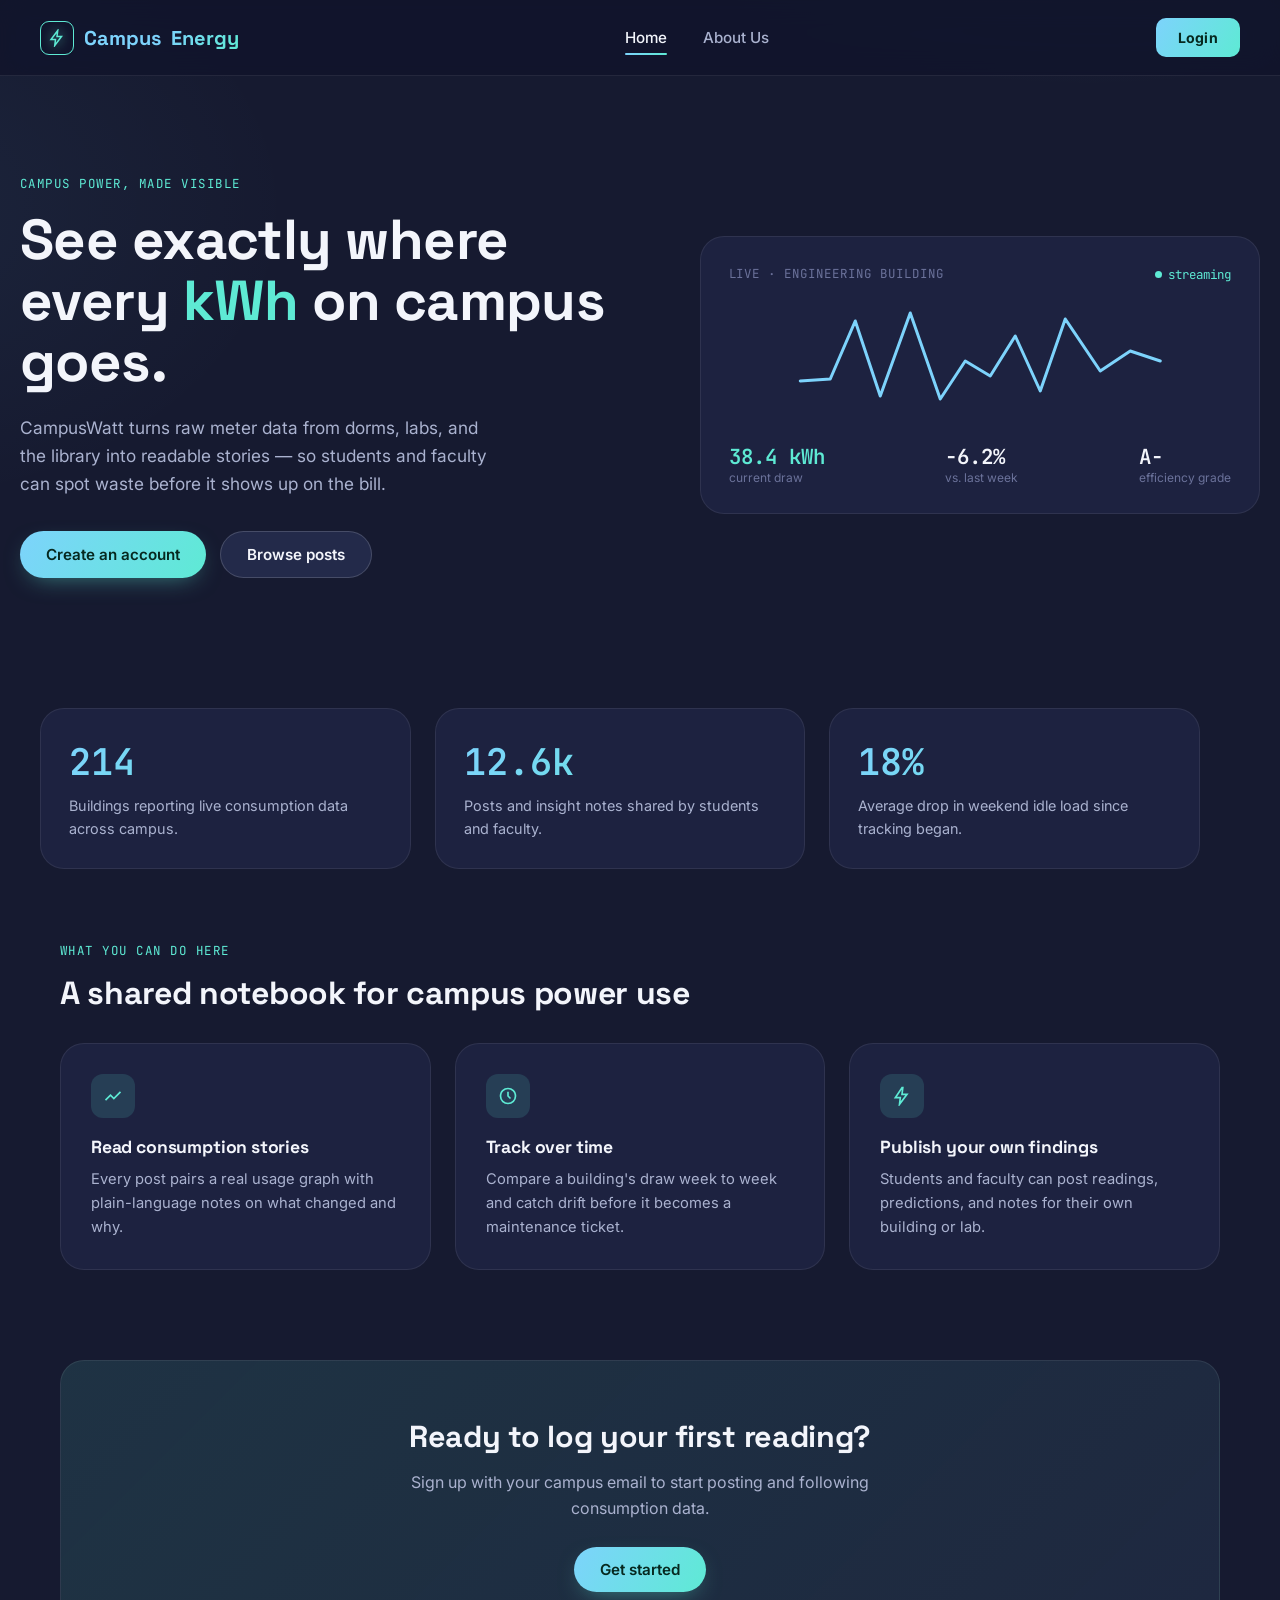
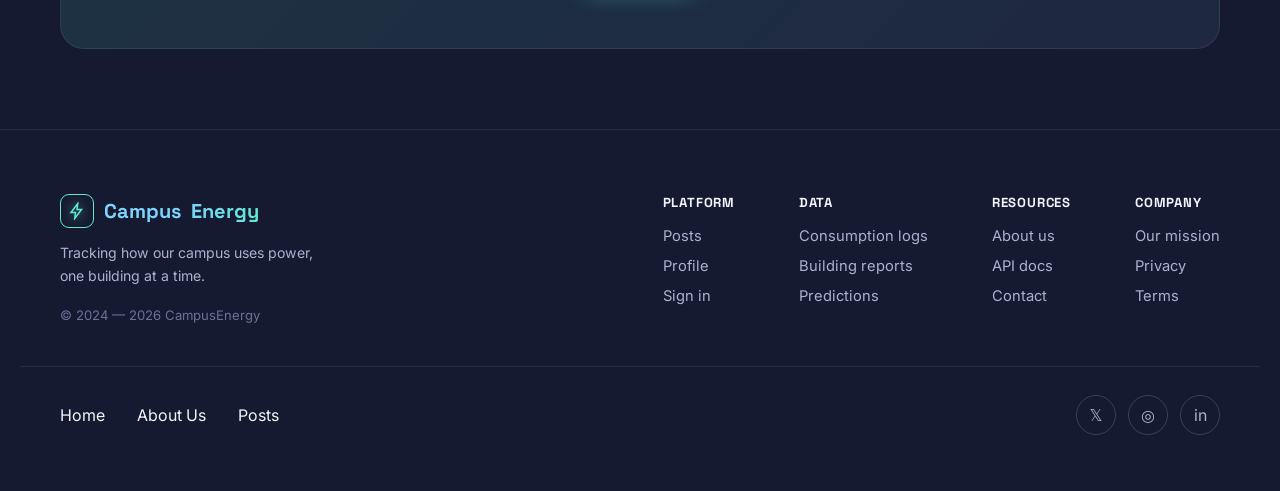
<file: src/index.html>
<!DOCTYPE html>
<html lang="en">
<head>
<meta charset="UTF-8">
<meta name="viewport" content="width=device-width, initial-scale=1.0">
<title>CampusWatt — See where the power goes</title>
<link rel="stylesheet" href="shared/styles.css">
<style>
  .hero{ padding: 96px 0 60px; display:grid; grid-template-columns: 1.05fr 0.95fr; gap:60px; align-items:center; }
  .hero h1{ font-size: clamp(2.4rem, 4.4vw, 3.6rem); line-height:1.08; margin: 18px 0 22px; }
  .hero p.lead{ font-size:1.08rem; max-width:480px; margin-bottom:34px; }
  .hero-actions{ display:flex; gap:14px; flex-wrap:wrap; }

  .pulse-card{ position:relative; padding:28px; }
  .pulse-card .label{ display:flex; justify-content:space-between; align-items:baseline; margin-bottom:18px;}
  .pulse-card .label span:first-child{ font-family:var(--f-mono); font-size:0.78rem; color:var(--text-faint); letter-spacing:.08em; text-transform:uppercase;}
  .pulse-card .label .live{ display:flex; align-items:center; gap:6px; font-size:0.78rem; color:var(--mint); font-family:var(--f-mono); }
  .live-dot{ width:7px; height:7px; border-radius:50%; background:var(--mint); box-shadow:0 0 0 0 rgba(94,234,212,.7); animation: livePulse 1.8s infinite; }
  @keyframes livePulse{ 0%{ box-shadow:0 0 0 0 rgba(94,234,212,.55);} 70%{ box-shadow:0 0 0 8px rgba(94,234,212,0);} 100%{ box-shadow:0 0 0 0 rgba(94,234,212,0);} }
  .pulse-svg path.line{ stroke-dasharray: 900; stroke-dashoffset: 900; animation: draw 2.4s var(--ease) forwards .2s; }
  @keyframes draw{ to{ stroke-dashoffset:0; } }
  .pulse-svg circle.tracer{ animation: tracer 2.4s var(--ease) forwards .2s; }
  @keyframes tracer{ 0%{ opacity:0; } 4%{ opacity:1; } 96%{ opacity:1; } 100%{ opacity:0; } }
  .pulse-stats{ display:flex; justify-content:space-between; margin-top:18px; }
  .pulse-stats div{ text-align:left; }
  .pulse-stats .num{ font-family:var(--f-mono); font-size:1.3rem; font-weight:600; }
  .pulse-stats .num.mint{ color: var(--mint); }
  .pulse-stats .sub{ font-size:0.75rem; color:var(--text-faint); }

  .stat-row{ display:grid; grid-template-columns:repeat(3,1fr); gap:24px; margin: 70px 0; }
  .stat-box{ padding:28px; text-align:left; }
  .stat-box .big{ font-family:var(--f-mono); font-size:2.3rem; font-weight:600; color: var(--mint); background:var(--grad-brand); -webkit-background-clip:text; background-clip:text; -webkit-text-fill-color: transparent; }
  .stat-box p{ margin-top:8px; font-size:0.9rem; }

  .feature-grid{ display:grid; grid-template-columns:repeat(3,1fr); gap:24px; margin: 24px 0 90px; }
  .feature{ padding:30px; }
  .feature .ico{ width:44px; height:44px; border-radius:12px; background:var(--mint-soft); color:var(--mint); display:grid; place-items:center; margin-bottom:18px; }
  .feature h3{ font-size:1.1rem; margin-bottom:10px; }
  .feature p{ font-size:0.92rem; }

  .cta-band{ padding: 56px 40px; text-align:center; margin: 0 0 80px; background: linear-gradient(135deg, rgba(94,234,212,.12), rgba(125,211,252,.08)); }
  .cta-band h2{ font-size:1.9rem; margin-bottom:14px; }
  .cta-band p{ max-width:480px; margin: 0 auto 26px; }

  @media (max-width: 880px){
    .hero{ grid-template-columns:1fr; padding-top:48px; }
    .stat-row, .feature-grid{ grid-template-columns:1fr; }
  }
</style>
</head>
<body>
<a href="#main" class="skip-link">Skip to content</a>
<div id="site-topbar"></div>

<main id="main" class="page-enter">
  <div class="shell hero">
    <div>
      <span class="eyebrow">Campus power, made visible</span>
      <h1>See exactly where every <span style="color:var(--mint)">kWh</span> on campus goes.</h1>
      <p class="lead">CampusWatt turns raw meter data from dorms, labs, and the library into readable stories — so students and faculty can spot waste before it shows up on the bill.</p>
      <div class="hero-actions">
        <a href="src/signup.html" class="btn btn-primary">Create an account</a>
        <a href="src/posts.html" class="btn btn-ghost">Browse posts</a>
      </div>
    </div>

    <div class="panel pulse-card reveal">
      <div class="label">
        <span>Live · Engineering Building</span>
        <span class="live"><span class="live-dot"></span> streaming</span>
      </div>
      <svg class="pulse-svg" viewBox="0 0 360 120" width="100%" height="120" fill="none">
        <path class="line" d="M0 80 L30 78 L55 20 L80 95 L110 12 L140 98 L165 60 L190 75 L215 35 L240 90 L265 18 L300 70 L330 50 L360 60"
          stroke="url(#g1)" stroke-width="3" stroke-linecap="round" stroke-linejoin="round"/>
        <circle class="tracer" r="4.5" fill="#5eead4">
          <animateMotion dur="2.4s" begin="0.2s" fill="freeze"
            path="M0 80 L30 78 L55 20 L80 95 L110 12 L140 98 L165 60 L190 75 L215 35 L240 90 L265 18 L300 70 L330 50 L360 60"/>
        </circle>
        <defs>
          <linearGradient id="g1" x1="0" y1="0" x2="360" y2="0">
            <stop offset="0" stop-color="#7dd3fc"/>
            <stop offset="1" stop-color="#5eead4"/>
          </linearGradient>
        </defs>
      </svg>
      <div class="pulse-stats">
        <div><div class="num mint">38.4 kWh</div><div class="sub">current draw</div></div>
        <div><div class="num">−6.2%</div><div class="sub">vs. last week</div></div>
        <div><div class="num">A−</div><div class="sub">efficiency grade</div></div>
      </div>
    </div>
  </div>

  <div class="shell stat-row">
    <div class="panel stat-box reveal" style="--i:0"><div class="big">214</div><p>Buildings reporting live consumption data across campus.</p></div>
    <div class="panel stat-box reveal" style="--i:1"><div class="big">12.6k</div><p>Posts and insight notes shared by students and faculty.</p></div>
    <div class="panel stat-box reveal" style="--i:2"><div class="big">18%</div><p>Average drop in weekend idle load since tracking began.</p></div>
  </div>

  <div class="shell">
    <span class="eyebrow">What you can do here</span>
    <h2 style="font-size:2rem; margin:14px 0 30px;">A shared notebook for campus power use</h2>
    <div class="feature-grid reveal-stagger">
      <div class="panel feature card-hover reveal" style="--i:0">
        <div class="ico"><svg width="20" height="20" viewBox="0 0 24 24" fill="none" stroke="currentColor" stroke-width="2"><path d="M3 17l6-6 4 4 8-8"/></svg></div>
        <h3>Read consumption stories</h3>
        <p>Every post pairs a real usage graph with plain-language notes on what changed and why.</p>
      </div>
      <div class="panel feature card-hover reveal" style="--i:1">
        <div class="ico"><svg width="20" height="20" viewBox="0 0 24 24" fill="none" stroke="currentColor" stroke-width="2"><circle cx="12" cy="12" r="9"/><path d="M12 7v5l3 3"/></svg></div>
        <h3>Track over time</h3>
        <p>Compare a building's draw week to week and catch drift before it becomes a maintenance ticket.</p>
      </div>
      <div class="panel feature card-hover reveal" style="--i:2">
        <div class="ico"><svg width="20" height="20" viewBox="0 0 24 24" fill="none" stroke="currentColor" stroke-width="2"><path d="M12 2 4 14h6l-1 8 9-12h-6l1-8z"/></svg></div>
        <h3>Publish your own findings</h3>
        <p>Students and faculty can post readings, predictions, and notes for their own building or lab.</p>
      </div>
    </div>
  </div>

  <div class="shell">
    <div class="panel cta-band reveal">
      <h2>Ready to log your first reading?</h2>
      <p>Sign up with your campus email to start posting and following consumption data.</p>
      <a href="signup.html" class="btn btn-primary">Get started</a>
    </div>
  </div>
</main>

<div id="site-footer"></div>

<script src="shared/api.js"></script>
<script src="shared/app.js"></script>
<script>
  CE.initAll({ topbar: { active: 'home' } });
</script>
</body>
</html>
</file>
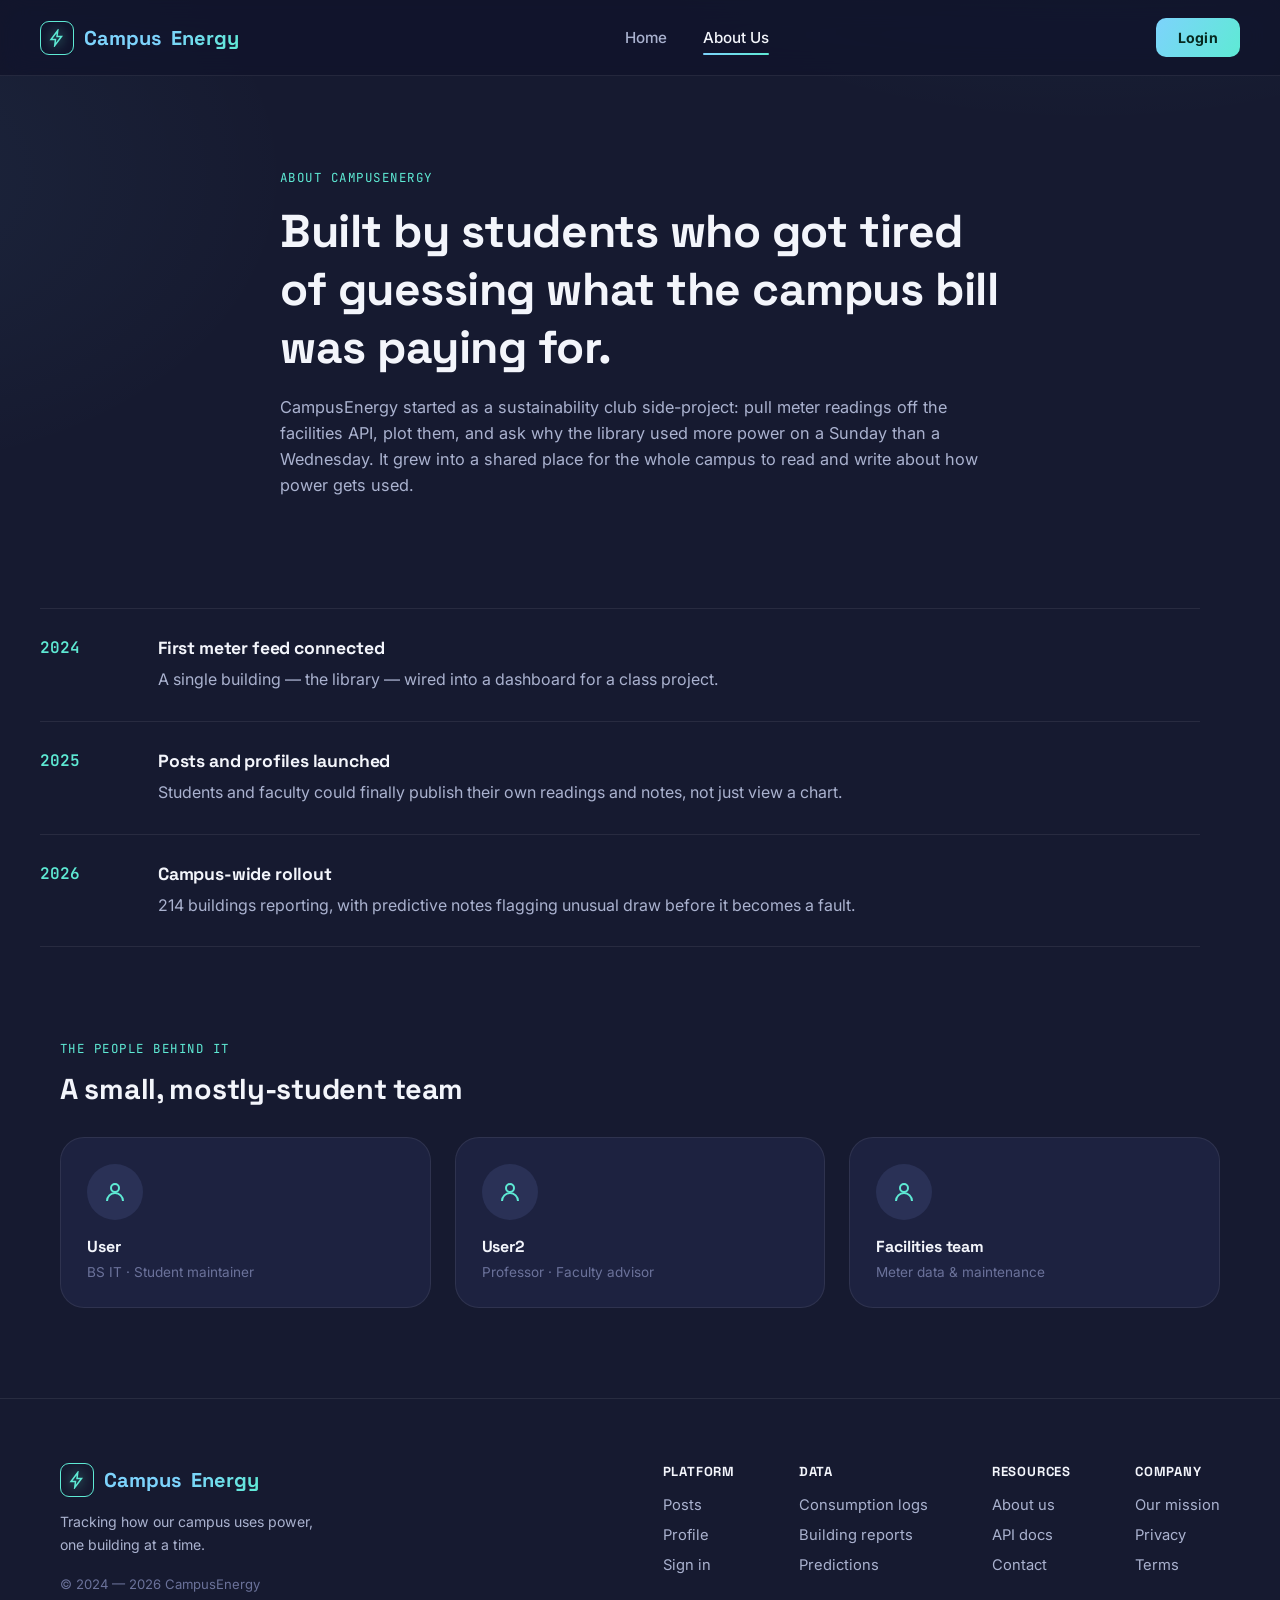
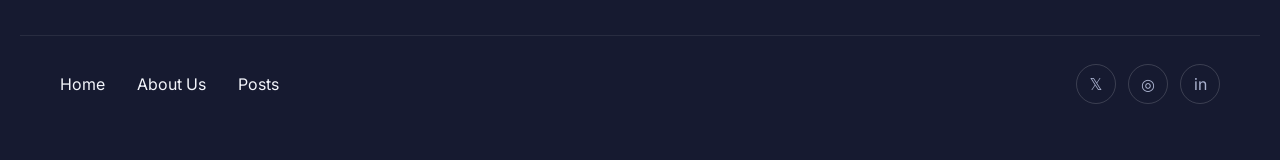
<file: src/about.html>
<!DOCTYPE html>
<html lang="en">
<head>
<meta charset="UTF-8">
<meta name="viewport" content="width=device-width, initial-scale=1.0">
<title>About Us — CampusEnergy</title>
<link rel="stylesheet" href="shared/styles.css">
<style>
  .about-hero{ padding: 90px 0 50px; max-width:720px; }
  .about-hero h1{ font-size: clamp(2.1rem, 3.6vw, 3rem); margin: 16px 0 18px; }
  .timeline{ margin: 60px 0 90px; }
  .t-row{ display:grid; grid-template-columns: 90px 1fr; gap:28px; padding: 28px 0; border-top:1px solid var(--line); }
  .t-row:last-child{ border-bottom:1px solid var(--line); }
  .t-row .yr{ font-family:var(--f-mono); color:var(--mint); font-weight:600; }
  .t-row h3{ font-size:1.1rem; margin-bottom:8px; }
  .team-grid{ display:grid; grid-template-columns:repeat(3,1fr); gap:24px; margin-bottom:90px; }
  .team-card{ padding:26px; text-align:left; }
  .team-card .face{ width:56px; height:56px; border-radius:50%; background: var(--bg-input); display:grid; place-items:center; margin-bottom:16px; color:var(--mint); }
  .team-card h4{ margin-bottom:4px; }
  .team-card span{ font-size:0.85rem; color:var(--text-faint); }
  @media (max-width:880px){ .team-grid{ grid-template-columns:1fr; } .t-row{ grid-template-columns:1fr; } }
</style>
</head>
<body>
<a href="#main" class="skip-link">Skip to content</a>
<div id="site-topbar"></div>

<main id="main" class="page-enter">
  <div class="shell about-hero">
    <span class="eyebrow">About CampusEnergy</span>
    <h1>Built by students who got tired of guessing what the campus bill was paying for.</h1>
    <p style="font-size:1.02rem;">CampusEnergy started as a sustainability club side-project: pull meter readings off the facilities API, plot them, and ask why the library used more power on a Sunday than a Wednesday. It grew into a shared place for the whole campus to read and write about how power gets used.</p>
  </div>

  <div class="shell timeline">
    <div class="t-row reveal" style="--i:0">
      <div class="yr">2024</div>
      <div><h3>First meter feed connected</h3><p>A single building — the library — wired into a dashboard for a class project.</p></div>
    </div>
    <div class="t-row reveal" style="--i:1">
      <div class="yr">2025</div>
      <div><h3>Posts and profiles launched</h3><p>Students and faculty could finally publish their own readings and notes, not just view a chart.</p></div>
    </div>
    <div class="t-row reveal" style="--i:2">
      <div class="yr">2026</div>
      <div><h3>Campus-wide rollout</h3><p>214 buildings reporting, with predictive notes flagging unusual draw before it becomes a fault.</p></div>
    </div>
  </div>

  <div class="shell">
    <span class="eyebrow">The people behind it</span>
    <h2 style="font-size:1.8rem; margin:14px 0 30px;">A small, mostly-student team</h2>
    <div class="team-grid">
      <div class="panel team-card card-hover reveal" style="--i:0">
        <div class="face"><svg width="24" height="24" viewBox="0 0 24 24" fill="none" stroke="currentColor" stroke-width="2"><circle cx="12" cy="8" r="4"/><path d="M4 21c0-4.4 3.6-8 8-8s8 3.6 8 8"/></svg></div>
        <h4>User</h4>
        <span>BS IT · Student maintainer</span>
      </div>
      <div class="panel team-card card-hover reveal" style="--i:1">
        <div class="face"><svg width="24" height="24" viewBox="0 0 24 24" fill="none" stroke="currentColor" stroke-width="2"><circle cx="12" cy="8" r="4"/><path d="M4 21c0-4.4 3.6-8 8-8s8 3.6 8 8"/></svg></div>
        <h4>User2</h4>
        <span>Professor · Faculty advisor</span>
      </div>
      <div class="panel team-card card-hover reveal" style="--i:2">
        <div class="face"><svg width="24" height="24" viewBox="0 0 24 24" fill="none" stroke="currentColor" stroke-width="2"><circle cx="12" cy="8" r="4"/><path d="M4 21c0-4.4 3.6-8 8-8s8 3.6 8 8"/></svg></div>
        <h4>Facilities team</h4>
        <span>Meter data &amp; maintenance</span>
      </div>
    </div>
  </div>
</main>

<div id="site-footer"></div>

<script src="shared/api.js"></script>
<script src="shared/app.js"></script>
<script>
  CE.initAll({ topbar: { active: 'about' } });
</script>
</body>
</html>
</file>
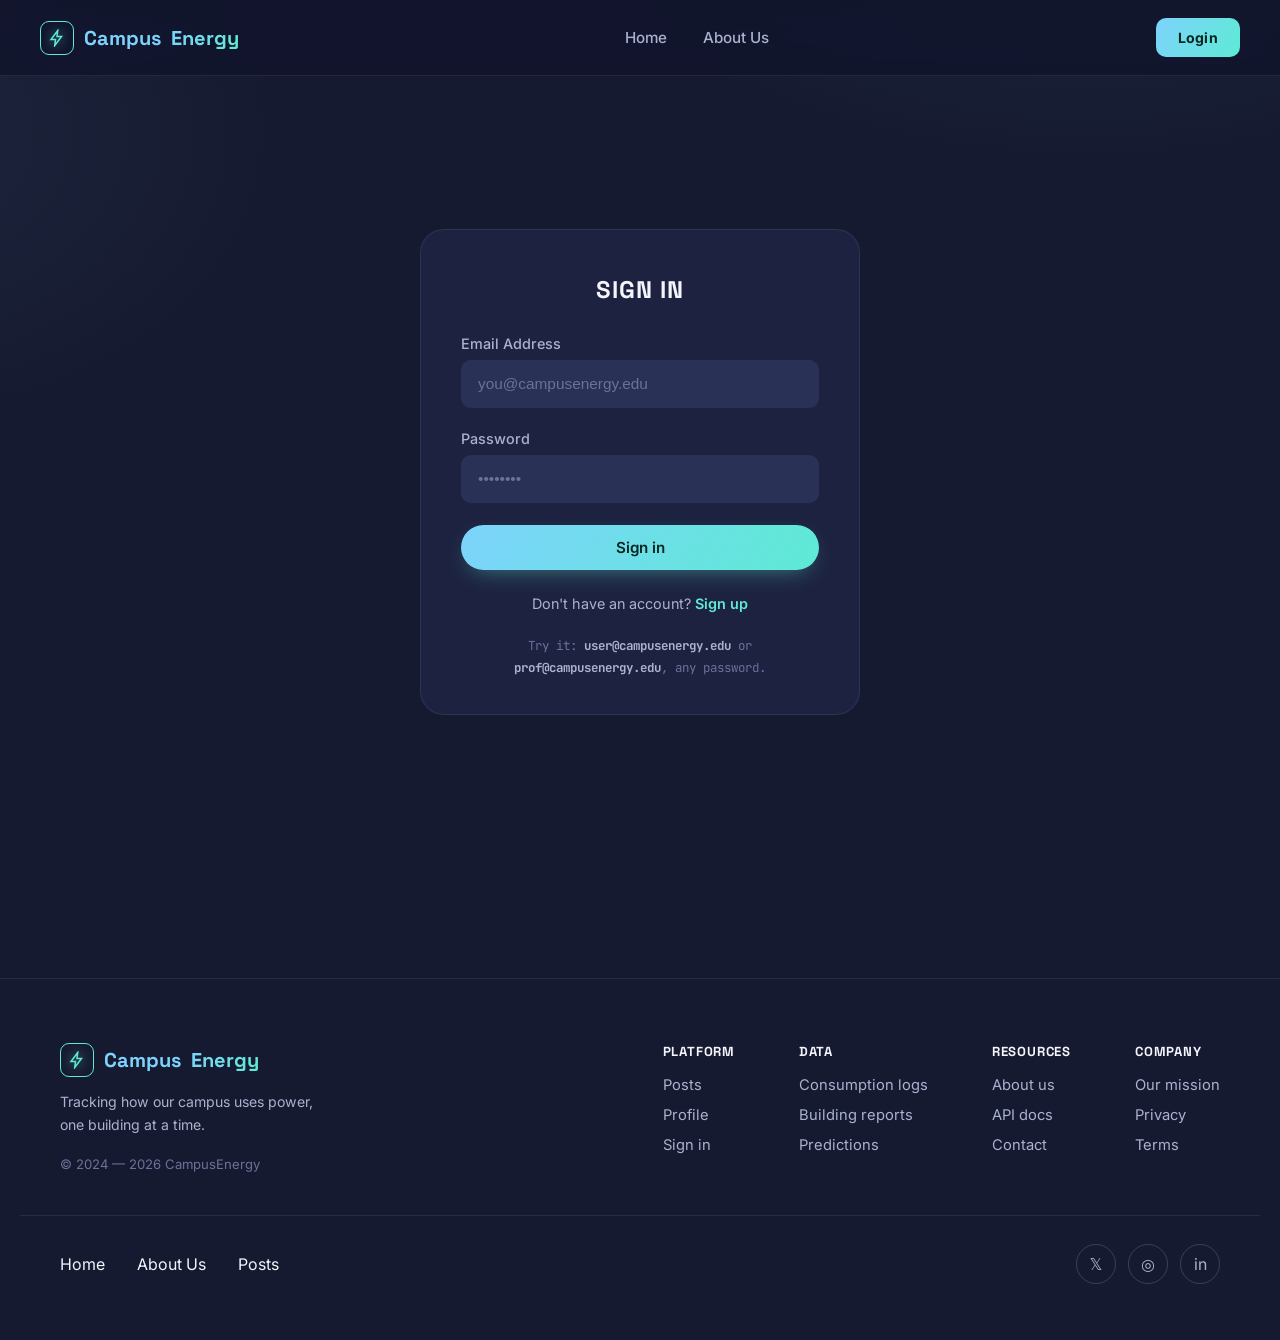
<file: src/login.html>
<!DOCTYPE html>
<html lang="en">
<head>
<meta charset="UTF-8">
<meta name="viewport" content="width=device-width, initial-scale=1.0">
<title>Sign In — CampusEnergy</title>
<link rel="stylesheet" href="shared/styles.css">
<style>
  .auth-wrap{ min-height: calc(100vh - 78px); display:grid; place-items:center; padding: 40px 20px 70px; }
  .auth-card{ width:100%; max-width:440px; padding: 44px 40px 36px; text-align:center; }
  .auth-card h1{ font-size:1.5rem; letter-spacing:.04em; margin-bottom:30px; }
  .auth-foot{ margin-top:22px; font-size:0.9rem; color:var(--text-dim); }
  .auth-foot a{ color:var(--mint); font-weight:600; }
  .auth-foot a:hover{ text-decoration:underline; }
  .mock-hint{ margin-top:20px; font-size:0.78rem; color:var(--text-faint); font-family:var(--f-mono); line-height:1.7; }
  .mock-hint b{ color:var(--text-dim); }
</style>
</head>
<body>
<a href="#main" class="skip-link">Skip to content</a>
<div id="site-topbar"></div>

<main id="main" class="page-enter">
  <div class="auth-wrap">
    <form class="panel auth-card reveal is-visible" id="loginForm" novalidate>
      <h1>SIGN IN</h1>

      <div class="field" id="emailField">
        <label for="email">Email Address</label>
        <div class="field-wrap">
          <input type="email" id="email" name="email" placeholder="you@campusenergy.edu" autocomplete="email" required>
        </div>
        <p class="field-error">Enter a valid email address.</p>
      </div>

      <div class="field" id="passwordField">
        <label for="password">Password</label>
        <div class="field-wrap">
          <input type="password" id="password" name="password" placeholder="••••••••" autocomplete="current-password" required>
        </div>
        <p class="field-error">Password is required.</p>
      </div>

      <button type="submit" class="btn btn-primary btn-block" id="submitBtn">
        <span class="btn-label">Sign in</span>
        <span class="spinner" aria-hidden="true"></span>
      </button>

      <p class="auth-foot">Don't have an account? <a href="signup.html">Sign up</a></p>
      <p class="mock-hint">Try it: <b>user@campusenergy.edu</b> or <b>prof@campusenergy.edu</b>, any password.</p>
    </form>
  </div>
</main>

<div id="site-footer"></div>

<script src="shared/api.js"></script>
<script src="shared/app.js"></script>
<script>
  CE.initAll({ topbar: {} });

  const form = document.getElementById('loginForm');
  const submitBtn = document.getElementById('submitBtn');

  function isEmail(v){ return /^[^\s@]+@[^\s@]+\.[^\s@]+$/.test(v); }

  form.addEventListener('submit', async (e) => {
    e.preventDefault();
    const emailField = document.getElementById('emailField');
    const passField = document.getElementById('passwordField');
    const email = document.getElementById('email').value.trim();
    const password = document.getElementById('password').value;

    const emailOk = isEmail(email);
    const passOk = password.length > 0;
    CE.validateField(emailField, emailOk, 'Enter a valid email address.');
    CE.validateField(passField, passOk, 'Password is required.');
    if (!emailOk || !passOk) return;

    CE.setButtonLoading(submitBtn, true);
    try {
      await CampusEnergyAPI.login({ email, password });
      CE.toast('Signed in — redirecting to your profile.', 'success', 1400);
      setTimeout(() => (window.location.href = 'profile.html'), 700);
    } catch (err) {
      CE.toast(err.message || 'Could not sign in.', 'error');
      CE.validateField(passField, false, err.message || 'Email or password is incorrect.');
    } finally {
      CE.setButtonLoading(submitBtn, false);
    }
  });
</script>
</body>
</html>
</file>
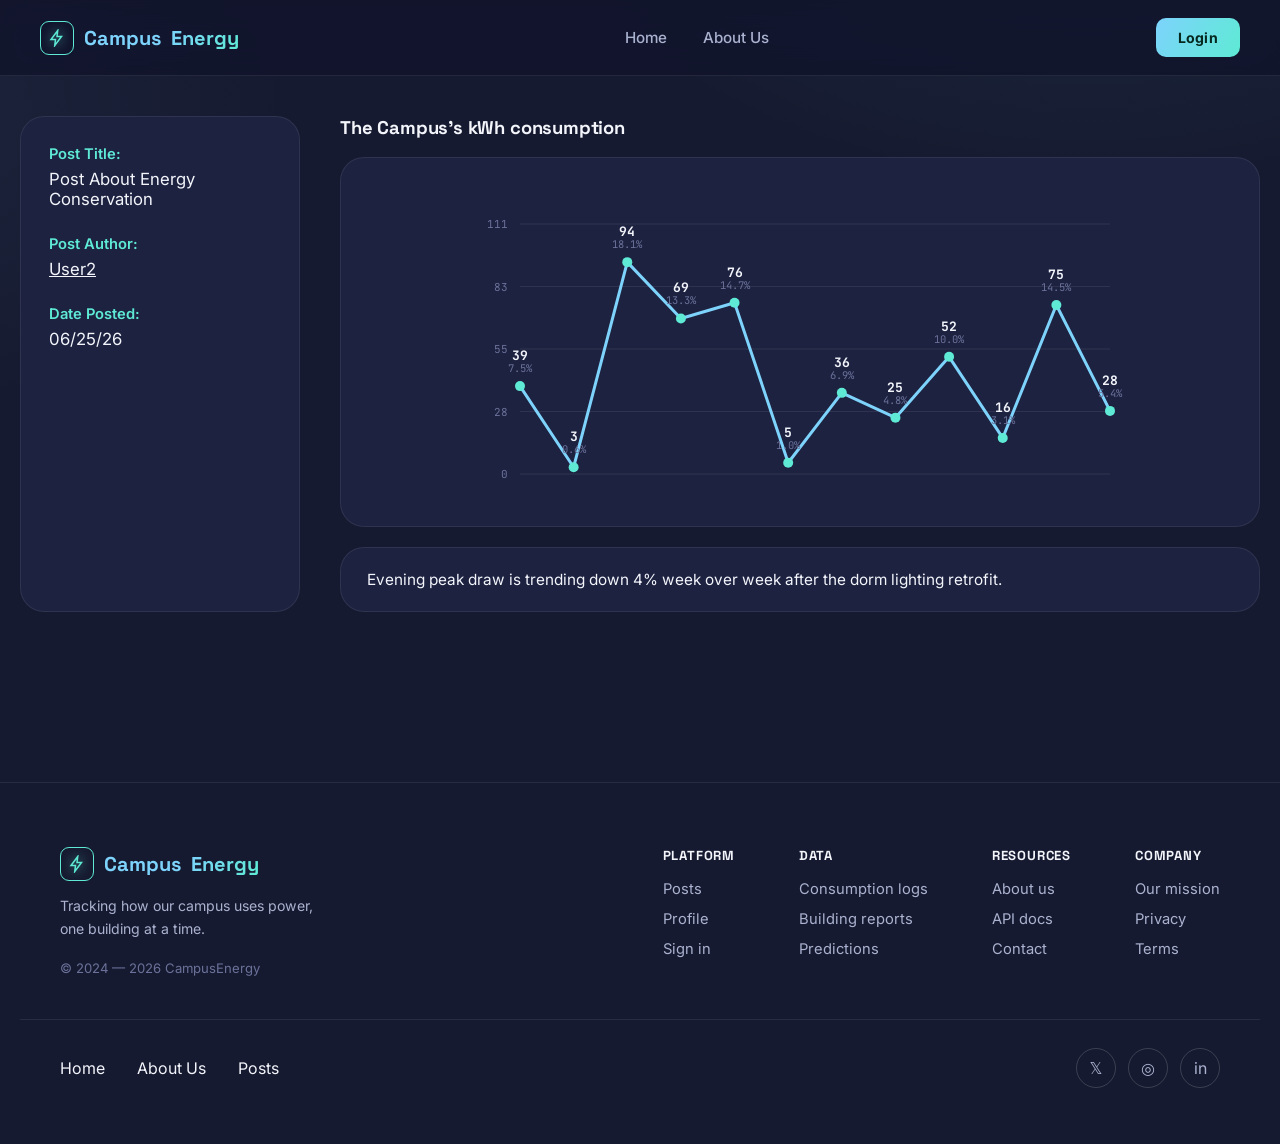
<file: src/post.html>
<!DOCTYPE html>
<html lang="en">
<head>
<meta charset="UTF-8">
<meta name="viewport" content="width=device-width, initial-scale=1.0">
<title>Post — CampusEnergy</title>
<link rel="stylesheet" href="shared/styles.css">
<style>
  .post-grid{ display:grid; grid-template-columns: 280px 1fr; gap:40px; padding: 40px 0 90px; }
  .meta-panel{ display:flex; flex-direction:column; gap:26px; }
  .meta-panel .label{ font-size:0.92rem; color:var(--mint); font-weight:600; margin-bottom:6px; }
  .meta-panel .value{ font-size:1.05rem; }
  .meta-panel .author-link{ text-decoration:underline; cursor:pointer; }
  .chart-title{ font-size:1.15rem; margin-bottom:18px; }
  .chart-panel{ padding:26px 30px 18px; }
  .insight-box{ margin-top:20px; padding:22px 26px; font-size:0.96rem; }
  .chart-skel{ height:340px; border-radius:16px; }
  .axis-label{ font-family: var(--f-mono); fill: var(--text-faint); font-size: 11px; }
  .grid-line{ stroke: var(--line); stroke-width:1; }
  .data-num{ font-family: var(--f-mono); font-weight:700; fill: var(--text); font-size:13px; }
  .data-pct{ font-family: var(--f-mono); fill: var(--text-faint); font-size:10.5px; }
  .point{ fill: var(--mint); }
  .point-ring{ fill: none; stroke: var(--mint); stroke-width:1.5; opacity:0; }
  @media (max-width:880px){ .post-grid{ grid-template-columns:1fr; } }
</style>
</head>
<body>
<a href="#main" class="skip-link">Skip to content</a>
<div id="site-topbar"></div>

<main id="main" class="page-enter">
  <div class="shell post-grid" id="postContent">
    <div class="skel" style="height:220px; border-radius:18px;"></div>
    <div class="skel chart-skel"></div>
  </div>
</main>

<div id="site-footer"></div>

<script src="shared/api.js"></script>
<script src="shared/app.js"></script>
<script>
  CE.initAll({ topbar: { active: '' }, onReady: loadPost });

  function buildChart(values) {
    const W = 660, H = 320, padL = 50, padR = 20, padT = 40, padB = 30;
    const max = Math.max(...values) * 1.18;
    const total = values.reduce((a,b)=>a+b,0);
    const stepX = (W - padL - padR) / (values.length - 1);
    const yFor = (v) => H - padB - (v / max) * (H - padT - padB);
    const xFor = (i) => padL + i * stepX;

    const pts = values.map((v,i) => [xFor(i), yFor(v)]);
    const path = pts.map((p,i) => (i===0 ? `M${p[0]} ${p[1]}` : ` L${p[0]} ${p[1]}`)).join('');

    const gridLines = [0,0.25,0.5,0.75,1].map(f => {
      const y = padT + f * (H - padT - padB);
      const val = Math.round(max * (1 - f));
      return `<line class="grid-line" x1="${padL}" y1="${y}" x2="${W-padR}" y2="${y}"/>
              <text class="axis-label" x="${padL-12}" y="${y+4}" text-anchor="end">${val}</text>`;
    }).join('');

    const len = path.length * 8; // rough overestimate for dasharray safety
    const dots = pts.map(([x,y], i) => `
      <g style="animation: dotIn 420ms var(--ease-spring) both; animation-delay:${1400 + i*70}ms;">
        <circle class="point" cx="${x}" cy="${y}" r="5"/>
        <text class="data-num" x="${x}" y="${y - 26}" text-anchor="middle">${values[i]}</text>
        <text class="data-pct" x="${x}" y="${y - 14}" text-anchor="middle">${((values[i]/total)*100).toFixed(1)}%</text>
      </g>`).join('');

    return `
    <svg viewBox="0 0 ${W} ${H}" width="100%" height="${H}" fill="none">
      <defs>
        <linearGradient id="lineGrad" x1="0" y1="0" x2="${W}" y2="0">
          <stop offset="0" stop-color="#7dd3fc"/>
          <stop offset="1" stop-color="#5eead4"/>
        </linearGradient>
        <style>
          @keyframes dotIn{ from{ opacity:0; transform: translateY(6px); } to{ opacity:1; transform:none; } }
          .draw-path{ stroke-dasharray: 2600; stroke-dashoffset: 2600; animation: drawPath 1.5s cubic-bezier(.16,.8,.3,1) forwards .15s; }
          @keyframes drawPath{ to{ stroke-dashoffset:0; } }
        </style>
      </defs>
      ${gridLines}
      <path class="draw-path" d="${path}" stroke="url(#lineGrad)" stroke-width="3" stroke-linecap="round" stroke-linejoin="round"/>
      ${dots}
    </svg>`;
  }

  async function loadPost() {
    const params = new URLSearchParams(location.search);
    const id = params.get('id') || 'p1';
    const post = await CampusEnergyAPI.getPost(id);

    const target = document.getElementById('postContent');
    target.innerHTML = `
      <aside class="panel meta-panel reveal is-visible" style="padding:28px;">
        <div>
          <div class="label">Post Title:</div>
          <div class="value">${post.title}</div>
        </div>
        <div>
          <div class="label">Post Author:</div>
          <div class="value author-link" onclick="location.href='profile.html'">${post.author}</div>
        </div>
        <div>
          <div class="label">Date Posted:</div>
          <div class="value">${post.date}</div>
        </div>
      </aside>

      <div>
        <h2 class="chart-title">The Campus's kWh consumption</h2>
        <div class="panel chart-panel reveal is-visible">${buildChart(post.data)}</div>
        <div class="panel insight-box reveal is-visible">${post.insight}</div>
      </div>
    `;
  }
</script>
</body>
</html>
</file>
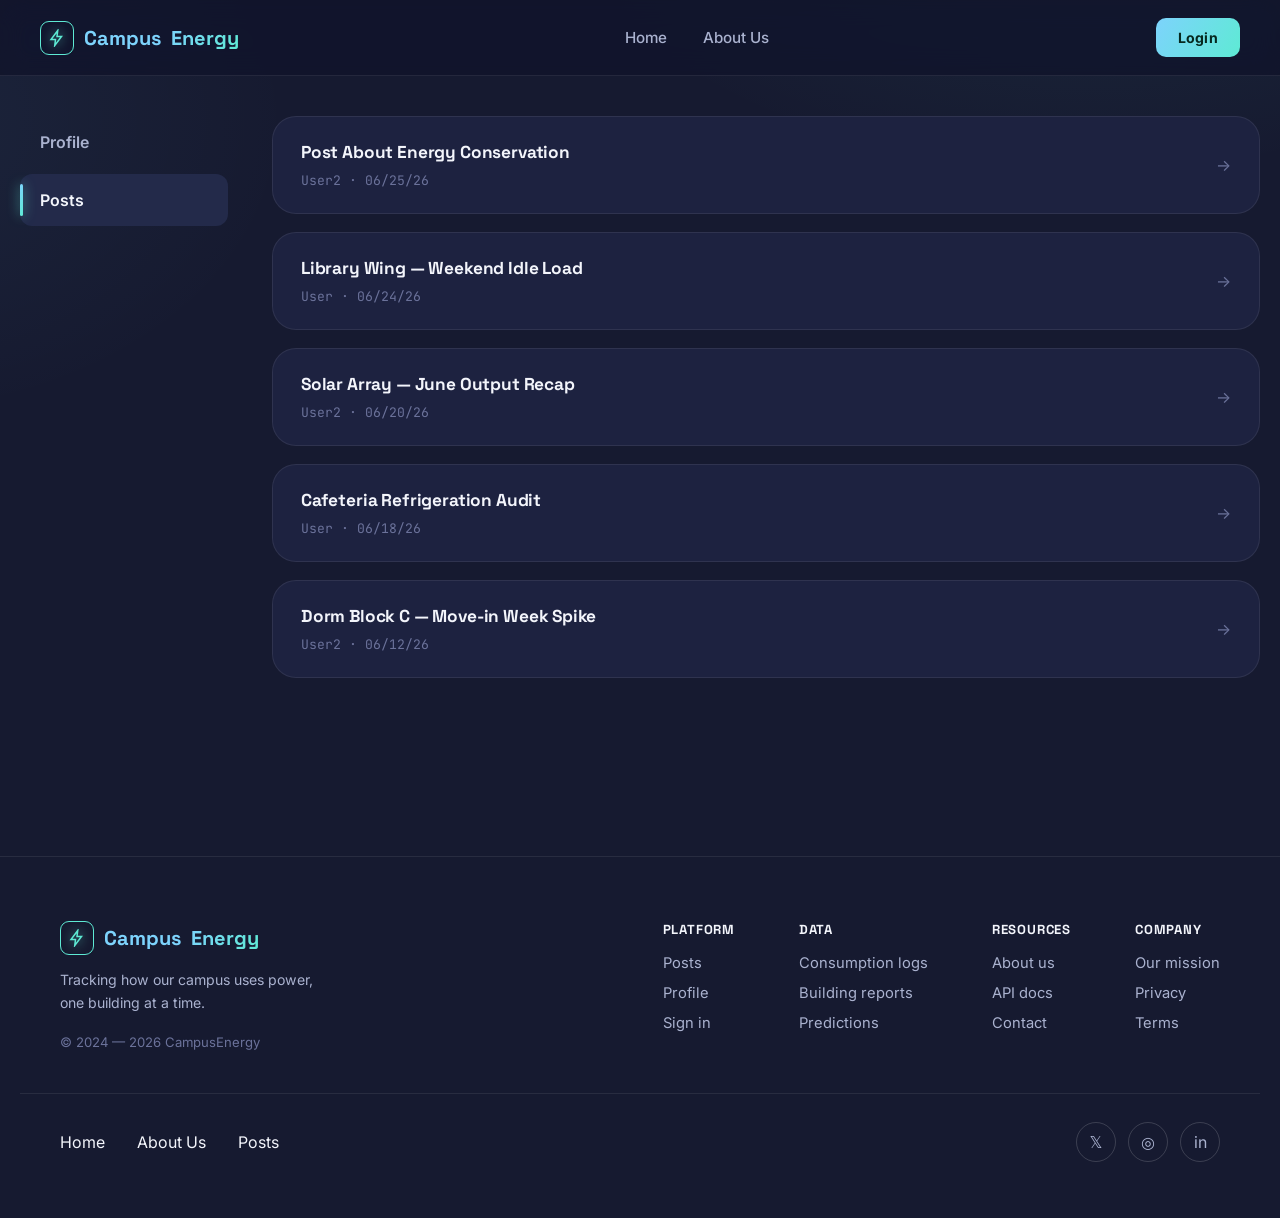
<file: src/posts.html>
<!DOCTYPE html>
<html lang="en">
<head>
<meta charset="UTF-8">
<meta name="viewport" content="width=device-width, initial-scale=1.0">
<title>Posts — CampusEnergy</title>
<link rel="stylesheet" href="shared/styles.css">
<style>
  .app-grid{ display:grid; grid-template-columns: 220px 1fr; gap:32px; padding: 40px 0 80px; }
  .post-row{
    display:flex; justify-content:space-between; align-items:center; gap:20px;
    padding: 24px 28px; margin-bottom:18px; cursor:pointer;
  }
  .post-row h3{ font-size:1.08rem; margin-bottom:6px; }
  .post-row .meta{ font-size:0.82rem; color:var(--text-faint); font-family:var(--f-mono); }
  .post-row .arrow{ color:var(--text-faint); transition: transform var(--t-fast) var(--ease), color var(--t-fast) var(--ease); }
  .post-row:hover .arrow{ transform: translateX(4px); color:var(--mint); }
  .post-skel{ height:90px; border-radius:18px; margin-bottom:18px; }
  @media (max-width:880px){ .app-grid{ grid-template-columns:1fr; } }
</style>
</head>
<body>
<a href="#main" class="skip-link">Skip to content</a>
<div id="site-topbar"></div>

<main id="main" class="page-enter">
  <div class="shell app-grid">
    <aside class="sidebar reveal is-visible">
      <a href="profile.html"><div class="side-link" data-tab="profile">Profile</div></a>
      <div class="side-link active" data-tab="posts">Posts</div>
    </aside>

    <section>
      <div id="postsList">
        <div class="panel skel post-skel"></div>
        <div class="panel skel post-skel"></div>
        <div class="panel skel post-skel"></div>
      </div>
    </section>
  </div>
</main>

<div id="site-footer"></div>

<script src="shared/api.js"></script>
<script src="shared/app.js"></script>
<script>
  CE.initAll({ topbar: { active: '' }, onReady: loadPosts });

  async function loadPosts() {
    const posts = await CampusEnergyAPI.getPosts();
    const list = document.getElementById('postsList');
    list.innerHTML = posts.map((p, i) => `
      <article class="panel post-row card-hover reveal" style="--i:${i}" onclick="location.href='post.html?id=${p.id}'">
        <div>
          <h3>${p.title}</h3>
          <span class="meta">${p.author} · ${p.date}</span>
        </div>
        <span class="arrow">→</span>
      </article>
    `).join('');
    CE.initRevealOnScroll(list);
    list.querySelectorAll('.reveal').forEach(el => el.classList.add('is-visible'));
  }
</script>
</body>
</html>
</file>
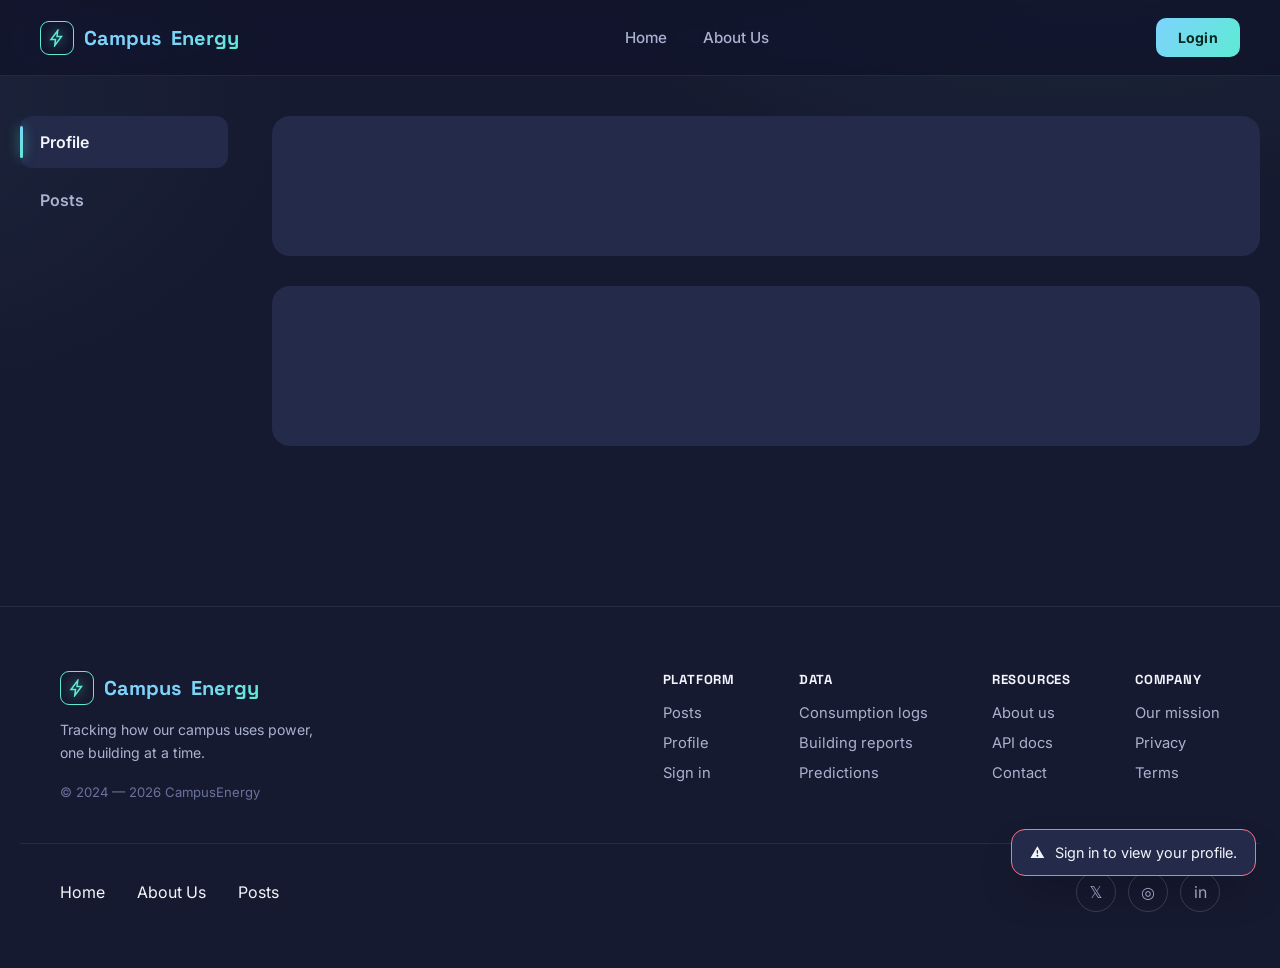
<file: src/profile.html>
<!DOCTYPE html>
<html lang="en">
<head>
<meta charset="UTF-8">
<meta name="viewport" content="width=device-width, initial-scale=1.0">
<title>My Profile — CampusEnergy</title>
<link rel="stylesheet" href="shared/styles.css">
<style>
  .app-grid{ display:grid; grid-template-columns: 220px 1fr; gap:32px; padding: 40px 0 80px; }
  .profile-head{ display:flex; gap:28px; align-items:flex-start; margin-bottom:30px; }
  .avatar-photo{ width:140px; height:140px; border-radius:18px; background:#fff; display:grid; place-items:center; color:#1b2138; flex-shrink:0; }
  .avatar-photo svg{ width:64px; height:64px; }
  .profile-name{ font-size:1.9rem; color:var(--mint); margin-bottom:10px; }
  .meta-row{ font-size:0.98rem; margin-bottom:6px; color:var(--text); }
  .meta-row b{ color:var(--text-dim); font-weight:500; }
  .about-box{ padding:24px; min-height:140px; }
  .about-box h3{ font-size:1rem; margin-bottom:14px; }
  @media (max-width:880px){ .app-grid{ grid-template-columns:1fr; } .profile-head{ flex-direction:column; align-items:center; text-align:center; } }
</style>
</head>
<body>
<a href="#main" class="skip-link">Skip to content</a>
<div id="site-topbar"></div>

<main id="main" class="page-enter">
  <div class="shell app-grid">
    <aside class="sidebar reveal is-visible">
      <div class="side-link active" data-tab="profile">Profile</div>
      <a href="posts.html"><div class="side-link" data-tab="posts">Posts</div></a>
    </aside>

    <section id="profileContent">
      <div class="skel" style="height:140px; border-radius:18px; margin-bottom:30px;"></div>
      <div class="skel" style="height:160px; border-radius:18px;"></div>
    </section>
  </div>
</main>

<div id="site-footer"></div>

<script src="shared/api.js"></script>
<script src="shared/app.js"></script>
<script>
  CE.initAll({
    topbar: { active: '' },
    onReady: loadProfile,
  });

  async function loadProfile() {
    const user = await CampusEnergyAPI.getCurrentUser();
    if (!user) {
      CE.toast('Sign in to view your profile.', 'error');
      setTimeout(() => (window.location.href = 'login.html'), 900);
      return;
    }

    const isFaculty = user.userType === 'Faculty';
    const detailRows = isFaculty
      ? `<p class="meta-row"><b>Position:</b> ${user.position || '—'}</p>`
      : `<p class="meta-row"><b>Course:</b> ${user.course || '—'}</p>`;

    const content = document.getElementById('profileContent');
    content.innerHTML = `
      <div class="profile-head reveal is-visible">
        <div class="avatar-photo">
          <svg viewBox="0 0 24 24" fill="none" stroke="currentColor" stroke-width="1.6"><circle cx="12" cy="8" r="4"/><path d="M4 21c0-4.4 3.6-8 8-8s8 3.6 8 8"/></svg>
        </div>
        <div>
          <h1 class="profile-name">${user.username}</h1>
          <p class="meta-row"><b>Age:</b> ${user.age ?? '—'}</p>
          <p class="meta-row"><b>User Type:</b> ${user.userType}</p>
          ${detailRows}
        </div>
      </div>
      <div class="panel about-box reveal is-visible">
        <h3>About</h3>
        <p>${user.about || 'No bio yet.'}</p>
      </div>
    `;
  }
</script>
</body>
</html>
</file>
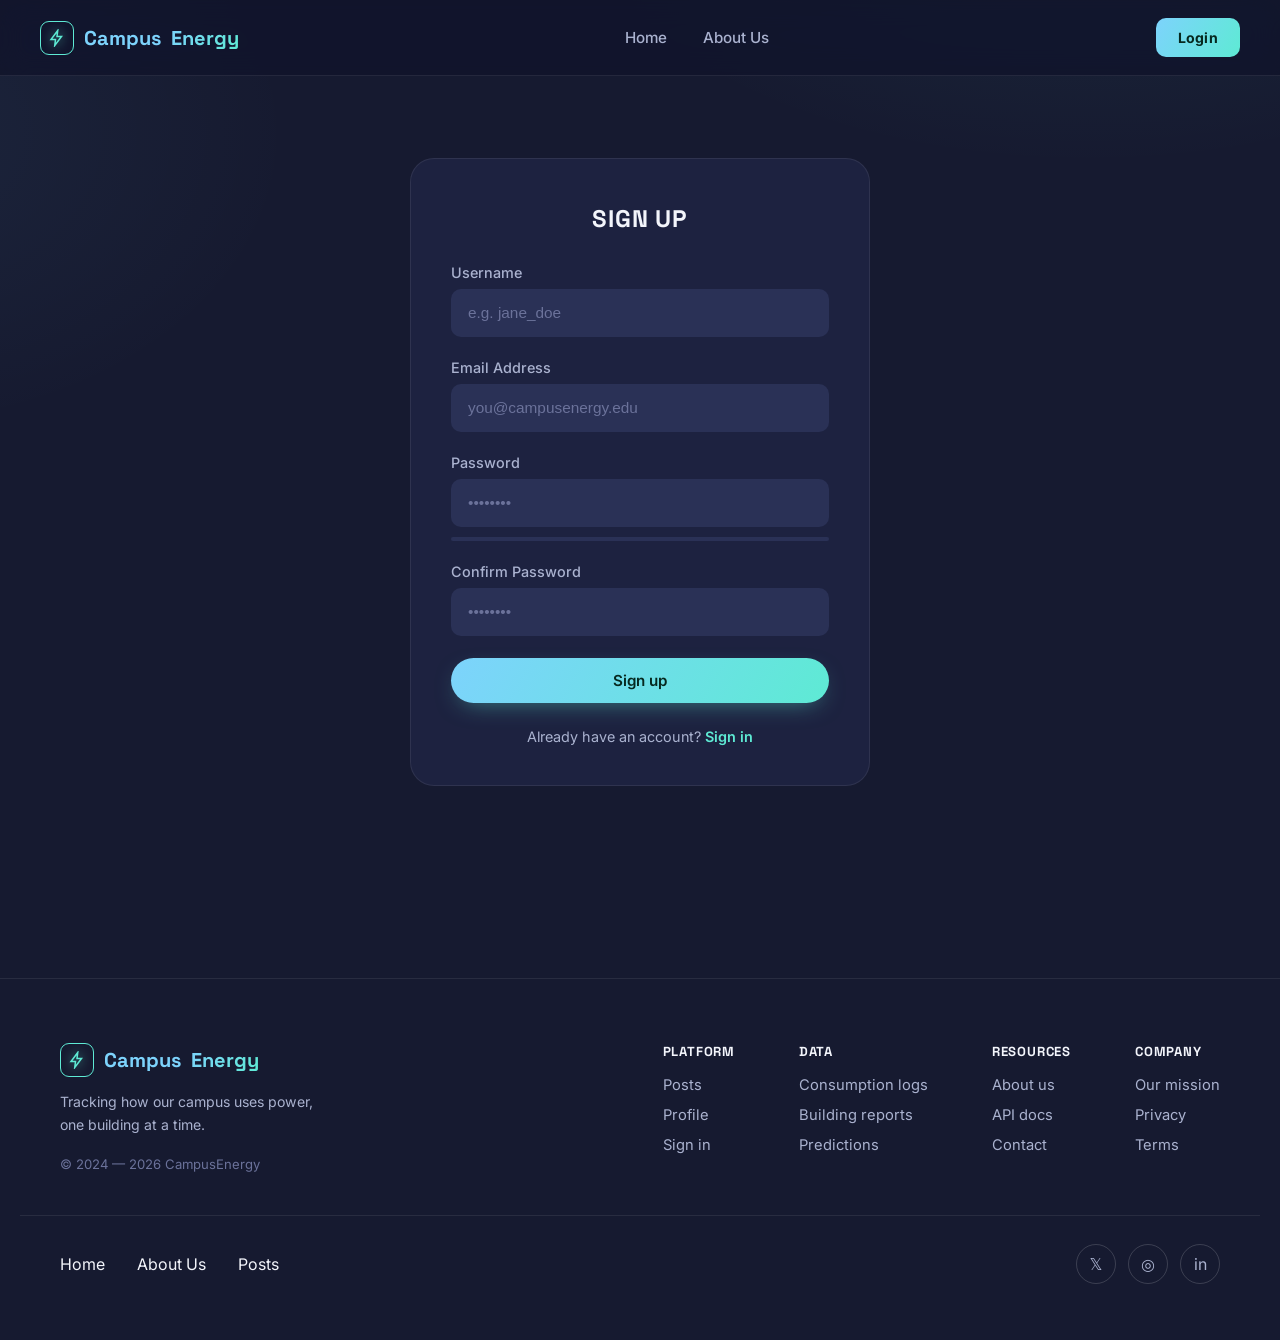
<file: src/signup.html>
<!DOCTYPE html>
<html lang="en">
<head>
<meta charset="UTF-8">
<meta name="viewport" content="width=device-width, initial-scale=1.0">
<title>Sign Up — CampusEnergy</title>
<link rel="stylesheet" href="shared/styles.css">
<style>
  .auth-wrap{ min-height: calc(100vh - 78px); display:grid; place-items:center; padding: 40px 20px 70px; }
  .auth-card{ width:100%; max-width:460px; padding: 44px 40px 36px; text-align:center; }
  .auth-card h1{ font-size:1.5rem; letter-spacing:.04em; margin-bottom:30px; }
  .auth-foot{ margin-top:22px; font-size:0.9rem; color:var(--text-dim); }
  .auth-foot a{ color:var(--mint); font-weight:600; }
  .auth-foot a:hover{ text-decoration:underline; }
  .strength{ height:4px; border-radius:4px; background:var(--bg-input); margin-top:10px; overflow:hidden; }
  .strength-bar{ height:100%; width:0%; border-radius:4px; transition: width var(--t-med) var(--ease), background var(--t-med) var(--ease); }
</style>
</head>
<body>
<a href="#main" class="skip-link">Skip to content</a>
<div id="site-topbar"></div>

<main id="main" class="page-enter">
  <div class="auth-wrap">
    <form class="panel auth-card reveal is-visible" id="signupForm" novalidate>
      <h1>SIGN UP</h1>

      <div class="field" id="usernameField">
        <label for="username">Username</label>
        <div class="field-wrap"><input id="username" name="username" placeholder="e.g. jane_doe" autocomplete="username" required></div>
        <p class="field-error">Pick a username (3+ characters).</p>
      </div>

      <div class="field" id="emailField">
        <label for="email">Email Address</label>
        <div class="field-wrap"><input type="email" id="email" name="email" placeholder="you@campusenergy.edu" autocomplete="email" required></div>
        <p class="field-error">Enter a valid email address.</p>
      </div>

      <div class="field" id="passwordField">
        <label for="password">Password</label>
        <div class="field-wrap"><input type="password" id="password" name="password" placeholder="••••••••" autocomplete="new-password" required></div>
        <div class="strength"><div class="strength-bar" id="strengthBar"></div></div>
        <p class="field-error">Use at least 8 characters.</p>
      </div>

      <div class="field" id="confirmField">
        <label for="confirm">Confirm Password</label>
        <div class="field-wrap"><input type="password" id="confirm" name="confirm" placeholder="••••••••" autocomplete="new-password" required></div>
        <p class="field-error">Passwords do not match.</p>
      </div>

      <button type="submit" class="btn btn-primary btn-block" id="submitBtn">
        <span class="btn-label">Sign up</span>
        <span class="spinner" aria-hidden="true"></span>
      </button>

      <p class="auth-foot">Already have an account? <a href="login.html">Sign in</a></p>
    </form>
  </div>
</main>

<div id="site-footer"></div>

<script src="shared/api.js"></script>
<script src="shared/app.js"></script>
<script>
  CE.initAll({ topbar: {} });

  const form = document.getElementById('signupForm');
  const submitBtn = document.getElementById('submitBtn');
  const passwordInput = document.getElementById('password');
  const strengthBar = document.getElementById('strengthBar');

  function isEmail(v){ return /^[^\s@]+@[^\s@]+\.[^\s@]+$/.test(v); }

  passwordInput.addEventListener('input', () => {
    const v = passwordInput.value;
    let score = 0;
    if (v.length >= 8) score++;
    if (/[A-Z]/.test(v)) score++;
    if (/[0-9]/.test(v)) score++;
    if (/[^A-Za-z0-9]/.test(v)) score++;
    const pct = [0, 28, 55, 80, 100][score];
    const colors = ['#fb7185','#fb7185','#fbbf68','#5eead4','#2dd4bf'];
    strengthBar.style.width = pct + '%';
    strengthBar.style.background = colors[score];
  });

  form.addEventListener('submit', async (e) => {
    e.preventDefault();
    const f = {
      username: document.getElementById('usernameField'),
      email: document.getElementById('emailField'),
      password: document.getElementById('passwordField'),
      confirm: document.getElementById('confirmField'),
    };
    const v = {
      username: document.getElementById('username').value.trim(),
      email: document.getElementById('email').value.trim(),
      password: document.getElementById('password').value,
      confirm: document.getElementById('confirm').value,
    };

    const checks = {
      username: v.username.length >= 3,
      email: isEmail(v.email),
      password: v.password.length >= 8,
      confirm: v.confirm.length > 0 && v.confirm === v.password,
    };
    Object.entries(checks).forEach(([key, ok]) => CE.validateField(f[key], ok));
    if (Object.values(checks).some((ok) => !ok)) return;

    CE.setButtonLoading(submitBtn, true);
    try {
      await CampusEnergyAPI.signup({ username: v.username, email: v.email, password: v.password, confirmPassword: v.confirm });
      CE.toast('Account created — welcome to CampusEnergy.', 'success', 1400);
      setTimeout(() => (window.location.href = 'profile.html'), 700);
    } catch (err) {
      CE.toast(err.message || 'Could not create your account.', 'error');
    } finally {
      CE.setButtonLoading(submitBtn, false);
    }
  });
</script>
</body>
</html>
</file>
<file: src/shared/styles.css>
/* =========================================================
   CampusEnergy — Design System
   ========================================================= */

@import url('https://fonts.googleapis.com/css2?family=Space+Grotesk:wght@400;500;600;700&family=Inter:wght@400;500;600;700&family=JetBrains+Mono:wght@400;500;600&display=swap');

:root{
  /* Color */
  --bg-deep:      #11142a;
  --bg-base:      #161a30;
  --bg-panel:     #1d2240;
  --bg-panel-2:   #232a4a;
  --bg-input:     #2a3156;
  --line:         rgba(255,255,255,0.08);
  --line-strong:  rgba(255,255,255,0.16);

  --mint:         #5eead4;
  --mint-strong:  #2dd4bf;
  --mint-soft:    rgba(94,234,212,0.14);
  --blue:         #7dd3fc;
  --amber:        #fbbf68;
  --danger:       #fb7185;

  --text:         #f3f5fb;
  --text-dim:     #aab2cf;
  --text-faint:   #6b729a;

  --grad-brand: linear-gradient(120deg, var(--blue), var(--mint));

  /* Type */
  --f-display: 'Space Grotesk', system-ui, sans-serif;
  --f-body: 'Inter', system-ui, sans-serif;
  --f-mono: 'JetBrains Mono', ui-monospace, monospace;

  /* Layout */
  --radius-sm: 10px;
  --radius-md: 16px;
  --radius-lg: 24px;
  --shell: 1240px;

  /* Motion */
  --ease: cubic-bezier(.16,.8,.3,1);
  --ease-spring: cubic-bezier(.34,1.56,.64,1);
  --t-fast: 160ms;
  --t-med: 360ms;
  --t-slow: 640ms;
}

@media (prefers-reduced-motion: reduce){
  *, *::before, *::after{
    animation-duration: 0.001ms !important;
    animation-iteration-count: 1 !important;
    transition-duration: 0.001ms !important;
    scroll-behavior: auto !important;
  }
}

*{ box-sizing: border-box; }
html{ scroll-behavior: smooth; }
body{
  margin:0;
  background:
    radial-gradient(900px 500px at 85% -10%, rgba(94,234,212,0.08), transparent 60%),
    radial-gradient(700px 500px at -10% 10%, rgba(125,211,252,0.06), transparent 60%),
    var(--bg-base);
  color: var(--text);
  font-family: var(--f-body);
  -webkit-font-smoothing: antialiased;
  min-height: 100vh;
}
h1,h2,h3,h4{ font-family: var(--f-display); margin:0; letter-spacing:-0.01em; }
p{ margin:0; color: var(--text-dim); line-height:1.6; }
a{ color: inherit; text-decoration:none; }
button{ font-family: inherit; }
::selection{ background: var(--mint-soft); color: var(--text); }

::-webkit-scrollbar{ width:10px; height:10px; }
::-webkit-scrollbar-track{ background: var(--bg-base); }
::-webkit-scrollbar-thumb{ background: var(--bg-panel-2); border-radius:10px; border:2px solid var(--bg-base); }
::-webkit-scrollbar-thumb:hover{ background: var(--text-faint); }

.skip-link{
  position:absolute; left:-999px; top:0; background:var(--mint); color:#06281f;
  padding:10px 16px; border-radius:8px; z-index:999; font-weight:600;
}
.skip-link:focus{ left:16px; top:16px; }

:focus-visible{
  outline: 2px solid var(--mint);
  outline-offset: 3px;
  border-radius: 6px;
}

/* ---------- Page entrance ---------- */
.page-enter{ animation: pageIn var(--t-slow) var(--ease) both; }
@keyframes pageIn{
  from{ opacity:0; transform: translateY(14px); }
  to{ opacity:1; transform:none; }
}

/* ---------- Reveal-on-scroll ---------- */
.reveal{ opacity:0; transform: translateY(18px); transition: opacity var(--t-med) var(--ease), transform var(--t-med) var(--ease); }
.reveal.is-visible{ opacity:1; transform:none; }
.reveal-stagger > * { transition-delay: calc(var(--i,0) * 70ms); }

/* ---------- Topbar / Nav ---------- */
.topbar{
  position: sticky; top:0; z-index:50;
  display:flex; align-items:center; justify-content:space-between;
  gap:24px; padding: 18px 40px;
  background: rgba(17,20,42,0.78);
  backdrop-filter: blur(14px) saturate(140%);
  border-bottom: 1px solid var(--line);
}
.brand{ display:flex; align-items:center; gap:10px; font-family: var(--f-display); font-size:1.25rem; font-weight:700; }
.brand .bolt{
  width:34px; height:34px; display:grid; place-items:center;
  border:1.5px solid var(--mint); border-radius:9px; color: var(--mint);
  position:relative; overflow:hidden;
}
.brand .bolt svg{ width:18px; height:18px; filter: drop-shadow(0 0 6px rgba(94,234,212,.6)); animation: boltPulse 2.6s ease-in-out infinite; }
@keyframes boltPulse{ 0%,100%{ opacity:1; transform:scale(1);} 50%{ opacity:.65; transform:scale(.9);} }
.brand .c1{ color: var(--blue); }
.brand .c2{ color: var(--mint); background: var(--grad-brand); -webkit-background-clip:text; background-clip:text; -webkit-text-fill-color: transparent; }
@supports not ((-webkit-background-clip: text) or (background-clip: text)){
  .brand .c2{ -webkit-text-fill-color: initial; color: var(--mint); }
}

.nav-links{ display:flex; gap:36px; align-items:center; }
.nav-links a{
  position:relative; color: var(--text-dim); font-weight:500; font-size:0.95rem;
  padding: 6px 0; transition: color var(--t-fast) var(--ease);
}
.nav-links a::after{
  content:''; position:absolute; left:0; right:100%; bottom:-2px; height:2px;
  background: var(--grad-brand); transition: right var(--t-med) var(--ease); border-radius:2px;
}
.nav-links a:hover{ color: var(--text); }
.nav-links a:hover::after, .nav-links a.active::after{ right:0; }
.nav-links a.active{ color: var(--text); }

.nav-right{ display:flex; align-items:center; gap:16px; }
.welcome-text{ color: var(--text-dim); font-size:0.92rem; }
.welcome-text strong{ color: var(--text); }

.avatar-btn{
  width:38px; height:38px; border-radius:50%; background:#fff; color:#161a30;
  border:none; cursor:pointer; display:grid; place-items:center; overflow:hidden;
  transition: transform var(--t-fast) var(--ease-spring), box-shadow var(--t-fast) var(--ease);
}
.avatar-btn:hover{ transform: scale(1.07); box-shadow: 0 0 0 4px var(--mint-soft); }
.avatar-btn svg{ width:22px; height:22px; }

/* ---------- Buttons ---------- */
.btn{
  --bx:0px; --by:0px;
  position:relative; display:inline-flex; align-items:center; justify-content:center; gap:8px;
  border:none; border-radius: 999px; cursor:pointer;
  font-family: var(--f-body); font-weight:600; font-size:0.95rem;
  padding: 13px 26px;
  transition: transform var(--t-fast) var(--ease-spring), box-shadow var(--t-med) var(--ease), background var(--t-fast) var(--ease);
  transform: translate(var(--bx), var(--by));
  isolation:isolate; overflow:hidden;
}
.btn-primary{
  color:#06281f; background: var(--grad-brand);
  box-shadow: 0 8px 24px -10px rgba(94,234,212,0.55);
}
.btn-primary:hover{ box-shadow: 0 12px 30px -8px rgba(94,234,212,0.75); }
.btn-primary:active{ transform: translate(var(--bx), var(--by)) scale(.97); }
.btn-ghost{
  color: var(--text); background: var(--bg-panel-2); border:1px solid var(--line-strong);
}
.btn-ghost:hover{ background: var(--bg-input); border-color: var(--mint); }
.btn-block{ width:100%; }
.btn .ripple{
  position:absolute; border-radius:50%; transform:scale(0); pointer-events:none;
  background: rgba(255,255,255,0.45); animation: rippleAnim 650ms var(--ease) forwards;
}
@keyframes rippleAnim{ to{ transform:scale(2.6); opacity:0; } }

.btn-login-pill{
  background: var(--grad-brand); color:#06281f; font-weight:700; letter-spacing:.02em;
  padding: 11px 22px; border-radius:10px; font-size:.88rem;
}

/* ---------- Cards / Panels ---------- */
.panel{
  background: var(--bg-panel); border:1px solid var(--line); border-radius: var(--radius-lg);
}
.card-hover{ transition: transform var(--t-med) var(--ease), border-color var(--t-med) var(--ease), box-shadow var(--t-med) var(--ease); }
.card-hover:hover{ transform: translateY(-4px); border-color: var(--mint); box-shadow: 0 18px 40px -22px rgba(94,234,212,.4); }

/* ---------- Forms ---------- */
.field{ margin-bottom: 22px; text-align:left; }
.field label{ display:block; margin-bottom:8px; font-size:0.9rem; color: var(--text-dim); font-weight:500; }
.field-wrap{ position:relative; }
.field input, .field textarea{
  width:100%; padding: 14px 16px; border-radius: var(--radius-sm);
  background: var(--bg-input); border: 1.5px solid transparent; color: var(--text);
  font-size:0.96rem; transition: border-color var(--t-fast) var(--ease), box-shadow var(--t-fast) var(--ease), background var(--t-fast) var(--ease);
}
.field input::placeholder, .field textarea::placeholder{ color: var(--text-faint); }
.field input:hover, .field textarea:hover{ background: #2e3560; }
.field input:focus, .field textarea:focus{
  outline:none; border-color: var(--mint); background: #2e3560;
  box-shadow: 0 0 0 4px var(--mint-soft);
}
.field-hint{ font-size:0.78rem; color: var(--text-faint); margin-top:6px; }
.field-error{ font-size:0.78rem; color: var(--danger); margin-top:6px; display:none; }
.field.invalid input{ border-color: var(--danger); box-shadow: 0 0 0 4px rgba(251,113,133,0.14); }
.field.invalid .field-error{ display:block; }
.field.valid .field-wrap::after{
  content:'✓'; position:absolute; right:14px; top:50%; transform: translateY(-50%);
  color: var(--mint-strong); font-weight:700; animation: popIn 240ms var(--ease-spring);
}
@keyframes popIn{ from{ transform: translateY(-50%) scale(.4); opacity:0;} to{ transform: translateY(-50%) scale(1); opacity:1;} }

/* ---------- Toast ---------- */
.toast-stack{ position: fixed; right:24px; bottom:24px; display:flex; flex-direction:column; gap:10px; z-index:200; }
.toast{
  display:flex; align-items:center; gap:10px; padding: 14px 18px; border-radius: 14px;
  background: var(--bg-panel-2); border:1px solid var(--line-strong); box-shadow: 0 20px 40px -16px rgba(0,0,0,.5);
  font-size:0.9rem; animation: toastIn 360ms var(--ease-spring) both;
  min-width: 240px;
}
.toast.success{ border-color: var(--mint-strong); }
.toast.error{ border-color: var(--danger); }
.toast.leaving{ animation: toastOut 260ms var(--ease) forwards; }
@keyframes toastIn{ from{ opacity:0; transform: translateX(30px) scale(.95);} to{ opacity:1; transform:none;} }
@keyframes toastOut{ to{ opacity:0; transform: translateX(30px) scale(.95);} }

/* ---------- Loading / Spinner ---------- */
.spinner{
  width:18px; height:18px; border-radius:50%;
  border: 2.5px solid rgba(6,40,31,0.35); border-top-color:#06281f;
  animation: spin 700ms linear infinite; display:none;
}
@keyframes spin{ to{ transform: rotate(360deg); } }
.is-loading .spinner{ display:inline-block; }
.is-loading .btn-label{ opacity:.001; width:0; overflow:hidden; }

/* ---------- Skeleton ---------- */
.skel{ position:relative; overflow:hidden; background: var(--bg-panel-2); border-radius:8px; }
.skel::after{
  content:''; position:absolute; inset:0;
  background: linear-gradient(90deg, transparent, rgba(255,255,255,0.06), transparent);
  transform: translateX(-100%); animation: shimmer 1.4s infinite;
}
@keyframes shimmer{ to{ transform: translateX(100%); } }

/* ---------- Sidebar ---------- */
.sidebar{ display:flex; flex-direction:column; gap:6px; padding-right:12px; }
.side-link{
  position:relative; padding: 16px 20px; border-radius: 12px; color: var(--text-dim);
  font-weight:600; cursor:pointer; transition: background var(--t-fast) var(--ease), color var(--t-fast) var(--ease), transform var(--t-fast) var(--ease);
}
.side-link:hover{ background: var(--bg-panel-2); color: var(--text); transform: translateX(3px); }
.side-link.active{ background: var(--bg-panel-2); color: var(--text); }
.side-link.active::before{
  content:''; position:absolute; left:0; top:10px; bottom:10px; width:3px; border-radius:3px;
  background: var(--grad-brand); box-shadow: 0 0 12px rgba(94,234,212,.7);
}

/* ---------- Footer ---------- */
.site-footer{ border-top:1px solid var(--line); margin-top:80px; }
.footer-top{ max-width: var(--shell); margin:0 auto; padding: 64px 40px 40px; display:flex; justify-content:space-between; gap:40px; flex-wrap:wrap; }
.footer-cols{ display:flex; gap:64px; flex-wrap:wrap; }
.footer-col h4{ font-size:0.82rem; letter-spacing:.06em; text-transform:uppercase; color: var(--text); margin-bottom:16px; }
.footer-col a{ display:block; color: var(--text-dim); font-size:0.92rem; margin-bottom:12px; transition: color var(--t-fast) var(--ease), transform var(--t-fast) var(--ease); }
.footer-col a:hover{ color: var(--mint); transform: translateX(3px); }
.footer-bottom{
  max-width: var(--shell); margin:0 auto; padding: 28px 40px 56px; display:flex; align-items:center; justify-content:space-between; flex-wrap:wrap; gap:24px;
  border-top:1px solid var(--line);
}
.footer-nav{ display:flex; gap:32px; flex-wrap:wrap; }
.footer-socials{ display:flex; gap:12px; }
.social-dot{
  width:40px; height:40px; border-radius:50%; border:1px solid var(--line-strong);
  display:grid; place-items:center; color: var(--text-dim); transition: all var(--t-fast) var(--ease-spring);
}
.social-dot:hover{ border-color: var(--mint); color: var(--mint); transform: translateY(-3px) rotate(-6deg); }

/* ---------- Utility ---------- */
.shell{ max-width: var(--shell); margin:0 auto; padding: 0 40px; }
.eyebrow{ font-family: var(--f-mono); font-size:0.78rem; letter-spacing:.12em; text-transform:uppercase; color: var(--mint); }
.center{ display:flex; align-items:center; justify-content:center; }

@media (max-width: 880px){
  .topbar{ padding: 14px 20px; flex-wrap:wrap; gap:12px; }
  .nav-links{ order:3; width:100%; justify-content:center; gap:24px; }
  .shell{ padding: 0 20px; }
  .footer-top, .footer-bottom{ padding-left:20px; padding-right:20px; }
}
</file>
